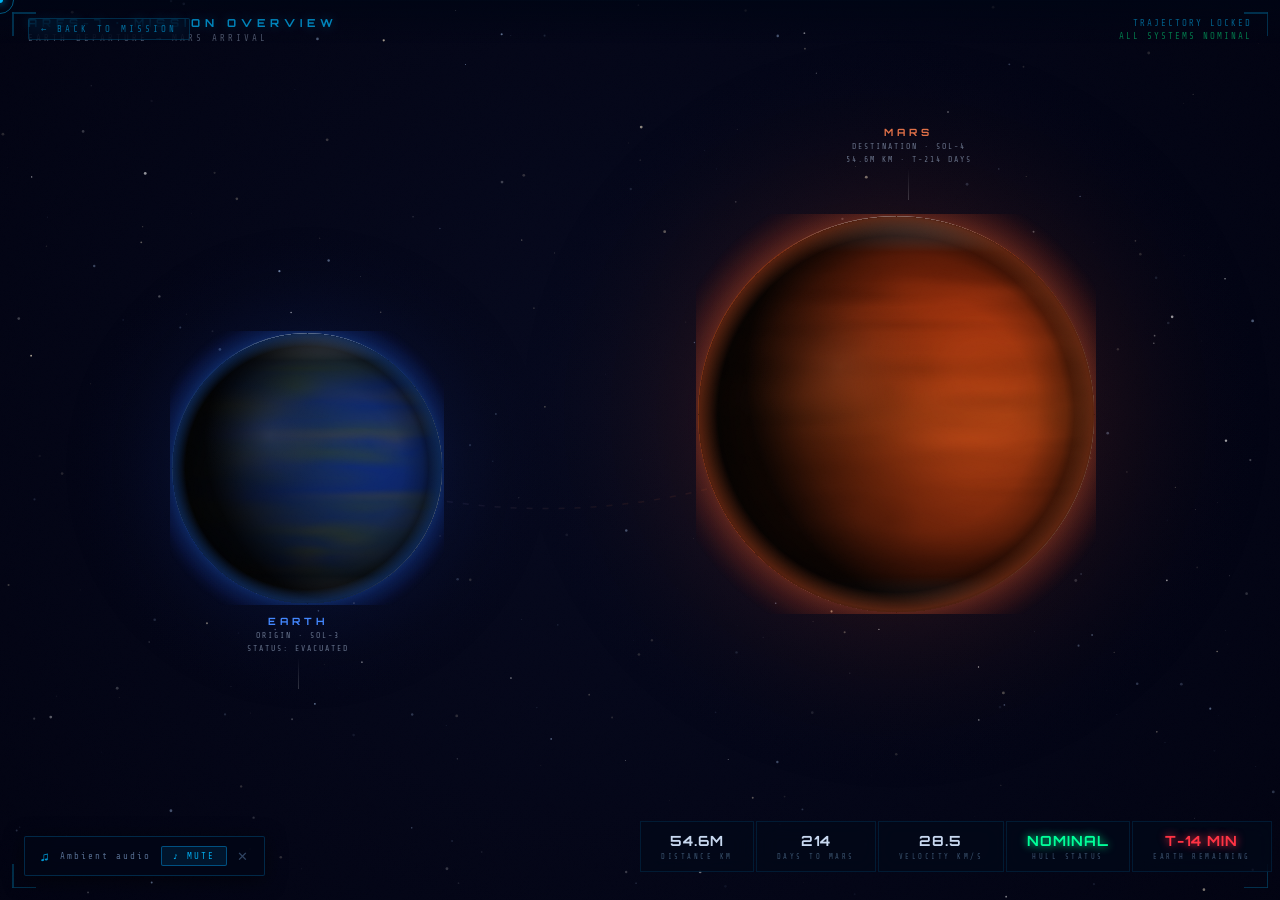
<file: mars.html>
<!DOCTYPE html>
<html lang="en">
<head>
<meta charset="UTF-8"/>
<meta name="viewport" content="width=device-width,initial-scale=1.0"/>
<title>ARES-7 — MARS APPROACH</title>
<link href="https://fonts.googleapis.com/css2?family=Orbitron:wght@400;700;900&family=Share+Tech+Mono&display=swap" rel="stylesheet"/>
<style>
/* ── RESET ── */
*,*::before,*::after{box-sizing:border-box;margin:0;padding:0}
html,body{width:100%;height:100%;overflow:hidden;background:#000}
body{
  font-family:'Share Tech Mono',monospace;
  color:#c8d8f0;
  cursor:none;
}

/* ── CUSTOM CURSOR ── */
#cur-dot{
  position:fixed;width:6px;height:6px;border-radius:50%;
  background:rgba(0,190,255,.95);pointer-events:none;z-index:9999;
  transform:translate(-50%,-50%);
  box-shadow:0 0 8px rgba(0,190,255,.9),0 0 20px rgba(0,190,255,.4);
  transition:width .15s,height .15s,background .15s;
}
#cur-ring{
  position:fixed;width:28px;height:28px;border-radius:50%;
  border:1.5px solid rgba(0,190,255,.45);pointer-events:none;z-index:9998;
  transform:translate(-50%,-50%);
  transition:width .28s cubic-bezier(.16,1,.3,1),height .28s cubic-bezier(.16,1,.3,1),border-color .22s;
}

/* ── BACKGROUND STARS ── */
#star-canvas{
  position:fixed;inset:0;width:100%;height:100%;z-index:0;
}

/* ── MAIN CANVAS ── */
#main-canvas{
  position:fixed;inset:0;width:100%;height:100%;z-index:1;
  pointer-events:none;
}

/* ── HUD OVERLAY ── */
#hud{
  position:fixed;inset:0;z-index:10;pointer-events:none;
  display:flex;flex-direction:column;
}

/* Top bar */
.hud-top{
  display:flex;align-items:center;justify-content:space-between;
  padding:16px 28px 0;
  background:linear-gradient(180deg,rgba(0,5,20,.85) 0%,transparent 100%);
}
.hud-title{
  font-family:'Orbitron',monospace;font-size:11px;font-weight:700;
  letter-spacing:5px;color:rgba(0,185,255,.7);
  text-shadow:0 0 12px rgba(0,185,255,.3);
}
.hud-mission{
  font-size:9px;letter-spacing:3px;color:rgba(180,200,230,.4);
}
.hud-status{
  font-size:9px;letter-spacing:2px;color:rgba(0,185,255,.5);
  text-align:right;
}

/* Corner brackets */
.corner{position:fixed;width:24px;height:24px;pointer-events:none;z-index:10;opacity:.3}
.corner::before,.corner::after{content:'';position:absolute;background:rgba(0,185,255,.8)}
.c-tl{top:12px;left:12px}
.c-tl::before{width:100%;height:1.5px;top:0;left:0}
.c-tl::after{width:1.5px;height:100%;top:0;left:0}
.c-tr{top:12px;right:12px}
.c-tr::before{width:100%;height:1.5px;top:0;right:0}
.c-tr::after{width:1.5px;height:100%;top:0;right:0}
.c-bl{bottom:12px;left:12px}
.c-bl::before{width:100%;height:1.5px;bottom:0;left:0}
.c-bl::after{width:1.5px;height:100%;bottom:0;left:0}
.c-br{bottom:12px;right:12px}
.c-br::before{width:100%;height:1.5px;bottom:0;right:0}
.c-br::after{width:1.5px;height:100%;bottom:0;right:0}

/* Planet labels */
.planet-label{
  position:fixed;z-index:11;pointer-events:none;
  display:flex;flex-direction:column;align-items:center;gap:4px;
  transition:opacity .6s;
}
.pl-name{
  font-family:'Orbitron',monospace;font-size:10px;font-weight:700;
  letter-spacing:4px;
}
.pl-stats{font-size:8px;letter-spacing:2px;color:rgba(180,200,230,.55)}
.pl-line{width:1px;height:32px;background:linear-gradient(180deg,rgba(255,255,255,.0),rgba(255,255,255,.18))}

#label-mars{right:calc(28% - 60px)}
#label-earth{left:calc(18% - 60px)}

/* Data readout panel */
#data-panel{
  position:fixed;bottom:28px;left:50%;transform:translateX(-50%);
  z-index:11;pointer-events:none;
  display:flex;gap:2px;
  animation:fadeUp 1s 1.5s both;
}
@keyframes fadeUp{from{opacity:0;transform:translateX(-50%) translateY(10px)}to{opacity:1;transform:translateX(-50%) translateY(0)}}

.dp-cell{
  display:flex;flex-direction:column;align-items:center;
  padding:10px 20px;
  background:rgba(2,8,24,.75);
  border:1px solid rgba(0,170,255,.12);
  backdrop-filter:blur(10px);
}
.dp-val{
  font-family:'Orbitron',monospace;font-size:14px;font-weight:700;
  color:#c8d8f0;letter-spacing:1px;
}
.dp-val.green{color:#00ff99;text-shadow:0 0 8px #00ff99}
.dp-val.red{color:#ff3344;text-shadow:0 0 8px #ff3344}
.dp-key{font-size:7px;letter-spacing:2.5px;color:rgba(120,160,200,.5);margin-top:4px}

/* Back link */
#back-btn{
  position:fixed;top:18px;left:28px;z-index:12;
  font-size:9px;letter-spacing:3px;color:rgba(0,185,255,.55);
  text-decoration:none;
  border:1px solid rgba(0,185,255,.2);
  padding:5px 12px;border-radius:2px;
  background:rgba(0,10,30,.6);backdrop-filter:blur(8px);
  transition:color .2s,border-color .2s,background .2s;
  pointer-events:all;cursor:none;
}
#back-btn:hover{color:rgba(0,185,255,.9);border-color:rgba(0,185,255,.5);background:rgba(0,20,50,.7)}

/* Scan line */
#scan-line{
  position:fixed;left:0;right:0;height:1px;z-index:9;pointer-events:none;
  background:linear-gradient(90deg,transparent,rgba(0,185,255,.25),transparent);
  animation:scanMove 6s linear infinite;
  opacity:.4;
}
@keyframes scanMove{0%{top:0%;opacity:0}5%{opacity:.4}95%{opacity:.4}100%{top:100%;opacity:0}}

/* Loading screen */
#loader{
  position:fixed;inset:0;z-index:100;
  background:#000;
  display:flex;flex-direction:column;align-items:center;justify-content:center;gap:16px;
  transition:opacity .8s ease;
}
#loader.done{opacity:0;pointer-events:none}
.ld-text{font-size:9px;letter-spacing:4px;color:rgba(0,185,255,.6)}
.ld-bar-wrap{width:200px;height:1px;background:rgba(0,185,255,.12)}
.ld-bar{height:1px;width:0%;background:rgba(0,185,255,.7);transition:width .1s linear;
  box-shadow:0 0 6px rgba(0,185,255,.5)}

/* Film grain (very subtle) */
#grain{
  position:fixed;inset:0;z-index:8;pointer-events:none;opacity:.012;
  background-image:url("data:image/svg+xml,%3Csvg viewBox='0 0 200 200' xmlns='http://www.w3.org/2000/svg'%3E%3Cfilter id='n'%3E%3CfeTurbulence type='fractalNoise' baseFrequency='.9' numOctaves='4' stitchTiles='stitch'/%3E%3C/filter%3E%3Crect width='100%25' height='100%25' filter='url(%23n)'/%3E%3C/svg%3E");
  background-size:180px 180px;
  animation:grainShift .3s steps(1) infinite;
  mix-blend-mode:overlay;
}
@keyframes grainShift{
  0%{transform:translate(0,0)}20%{transform:translate(-3px,2px)}
  40%{transform:translate(2px,-3px)}60%{transform:translate(3px,1px)}
  80%{transform:translate(-2px,3px)}100%{transform:translate(1px,-1px)}
}

@media(max-width:600px){
  .hud-top{padding:12px 16px 0}
  #data-panel{flex-wrap:wrap;width:calc(100% - 32px)}
  .dp-cell{padding:8px 14px;flex:1;min-width:100px}
  .dp-val{font-size:12px}
  #label-mars,#label-earth{display:none}
}

/* ── MUTE BUTTON ── */
#mars-sound-hint {
  position: fixed;
  bottom: 24px;
  left: 24px;
  z-index: 9995;
  display: flex;
  align-items: center;
  gap: 10px;
  padding: 9px 16px;
  background: rgba(2,6,22,.90);
  border: 1px solid rgba(0,170,255,.22);
  backdrop-filter: blur(14px);
  font-size: 9px;
  letter-spacing: 2px;
  border-radius: 2px;
  box-shadow: 0 4px 20px rgba(0,0,0,.5);
  animation: fadeUp 1s 2s both;
}
@keyframes fadeUp {
  from { opacity:0; transform:translateY(10px); }
  to   { opacity:1; transform:translateY(0); }
}
#mars-sound-hint .sh-icon { color:rgba(0,185,255,.8); font-size:13px; }
#mars-sound-hint .sh-label { color:rgba(130,165,210,.65); white-space:nowrap; }
#mars-mute-btn {
  background: rgba(0,170,255,.10);
  border: 1px solid rgba(0,170,255,.40);
  color: rgba(0,185,255,.9);
  font-family: 'Share Tech Mono', monospace;
  font-size: 9px;
  letter-spacing: 2px;
  padding: 4px 11px;
  border-radius: 2px;
  cursor: none;
  transition: background .22s, border-color .22s, color .22s;
  white-space: nowrap;
}
#mars-mute-btn:hover {
  background: rgba(0,170,255,.22);
  border-color: rgba(0,200,255,.65);
}
#mars-mute-btn.muted {
  background: rgba(255,50,50,.10);
  border-color: rgba(255,80,80,.55);
  color: rgba(255,110,110,.9);
}
#mars-close-btn {
  background: none; border: none;
  color: rgba(80,110,150,.6); font-size:13px;
  cursor: none; padding: 0;
  transition: color .2s;
}
#mars-close-btn:hover { color: rgba(140,175,220,.8); }
</style>
</head>
<body>

<div id="loader">
  <div class="ld-text">ARES-7 · RENDERING APPROACH VECTOR</div>
  <div class="ld-bar-wrap"><div class="ld-bar" id="ld-bar"></div></div>
</div>

<canvas id="star-canvas"></canvas>
<canvas id="main-canvas"></canvas>
<div id="grain"></div>
<div id="scan-line"></div>

<!-- HUD -->
<div id="hud">
  <div class="hud-top">
    <div>
      <div class="hud-title">ARES-7 · MISSION OVERVIEW</div>
      <div class="hud-mission" style="margin-top:3px">EARTH DEPARTURE → MARS ARRIVAL</div>
    </div>
    <div class="hud-status">
      <div>TRAJECTORY LOCKED</div>
      <div style="margin-top:3px;color:rgba(0,255,140,.45)">ALL SYSTEMS NOMINAL</div>
    </div>
  </div>
</div>

<div class="corner c-tl"></div>
<div class="corner c-tr"></div>
<div class="corner c-bl"></div>
<div class="corner c-br"></div>

<a href="index.html" id="back-btn">← BACK TO MISSION</a>

<!-- Planet labels (positioned by JS) -->
<div class="planet-label" id="label-mars">
  <div class="pl-name" style="color:#e07048">MARS</div>
  <div class="pl-stats">DESTINATION · SOL-4</div>
  <div class="pl-stats">54.6M KM · T-214 DAYS</div>
  <div class="pl-line"></div>
</div>
<div class="planet-label" id="label-earth">
  <div class="pl-name" style="color:#4488ff">EARTH</div>
  <div class="pl-stats">ORIGIN · SOL-3</div>
  <div class="pl-stats">STATUS: EVACUATED</div>
  <div class="pl-line"></div>
</div>

<!-- Data panel -->
<div id="data-panel">
  <div class="dp-cell">
    <div class="dp-val" id="dp-dist">54.6M</div>
    <div class="dp-key">DISTANCE KM</div>
  </div>
  <div class="dp-cell">
    <div class="dp-val">214</div>
    <div class="dp-key">DAYS TO MARS</div>
  </div>
  <div class="dp-cell">
    <div class="dp-val">28.5</div>
    <div class="dp-key">VELOCITY KM/S</div>
  </div>
  <div class="dp-cell">
    <div class="dp-val green">NOMINAL</div>
    <div class="dp-key">HULL STATUS</div>
  </div>
  <div class="dp-cell">
    <div class="dp-val red">T−14 MIN</div>
    <div class="dp-key">EARTH REMAINING</div>
  </div>
</div>

<!-- Sound hint -->
<div id="mars-sound-hint">
  <span class="sh-icon">♫</span>
  <span class="sh-label">Ambient audio</span>
  <button id="mars-mute-btn" onclick="toggleMarsMute()">♪ MUTE</button>
  <button id="mars-close-btn" onclick="this.parentElement.style.display='none'">✕</button>
</div>

<!-- Cursor -->
<div id="cur-dot"></div>
<div id="cur-ring"></div>

<script>
'use strict';

/* ══════════════════════════════════════════════════════════
   CURSOR
══════════════════════════════════════════════════════════ */
{
  const dot = document.getElementById('cur-dot');
  const ring = document.getElementById('cur-ring');
  let mx=0,my=0,rx=0,ry=0;
  document.addEventListener('mousemove', e=>{mx=e.clientX;my=e.clientY});
  (function tick(){
    dot.style.left=mx+'px'; dot.style.top=my+'px';
    rx+=(mx-rx)*.12; ry+=(my-ry)*.12;
    ring.style.left=rx+'px'; ring.style.top=ry+'px';
    requestAnimationFrame(tick);
  })();
  document.querySelectorAll('a,button').forEach(el=>{
    el.addEventListener('mouseenter',()=>{
      ring.style.width='44px';ring.style.height='44px';
      ring.style.borderColor='rgba(255,210,40,.55)';
      dot.style.background='rgba(255,210,40,.95)';
    });
    el.addEventListener('mouseleave',()=>{
      ring.style.width='';ring.style.height='';
      ring.style.borderColor='';dot.style.background='';
    });
  });
}

/* ══════════════════════════════════════════════════════════
   STAR FIELD — static baked background
══════════════════════════════════════════════════════════ */
function initStars() {
  const cvs = document.getElementById('star-canvas');
  const ctx = cvs.getContext('2d');
  let w,h;
  const STARS=[];

  function resize(){
    w=cvs.width=window.innerWidth;
    h=cvs.height=window.innerHeight;
    // Bake stars on resize
    STARS.length=0;
    for(let i=0;i<320;i++){
      STARS.push({
        x:Math.random()*w, y:Math.random()*h,
        r:Math.random()*1.3+.15,
        a:Math.random()*.6+.15,
        t:Math.random()*Math.PI*2,
        spd:Math.random()*.007+.002,
        col:['255,255,255','180,210,255','255,240,210'][Math.floor(Math.random()*3)]
      });
    }
  }

  function draw(ts){
    ctx.clearRect(0,0,w,h);
    // Deep space gradient
    const bg=ctx.createRadialGradient(w*.45,h*.45,0,w*.5,h*.5,Math.max(w,h)*.7);
    bg.addColorStop(0,'#06091e'); bg.addColorStop(1,'#010210');
    ctx.fillStyle=bg; ctx.fillRect(0,0,w,h);
    // Stars with gentle twinkle
    const t=ts*.001;
    STARS.forEach(s=>{
      const a=s.a*(0.6+Math.sin(s.t+t*s.spd*6)*.4);
      ctx.beginPath();
      ctx.arc(s.x,s.y,s.r,0,Math.PI*2);
      ctx.fillStyle=`rgba(${s.col},${Math.max(.05,a)})`;
      ctx.fill();
    });
  }

  resize();
  window.addEventListener('resize', resize);
  return draw;
}

/* ══════════════════════════════════════════════════════════
   PLANET TEXTURE BAKER
   Bakes an offscreen canvas once, then blits+rotates it.
   This is the key to zero-flicker, zero-hang rendering.
══════════════════════════════════════════════════════════ */
function bakePlanetTexture(type, texW) {
  // texW = width of the texture strip (2× circumference so it wraps)
  const texH = Math.ceil(texW / 2);
  const offscreen = document.createElement('canvas');
  offscreen.width  = texW;
  offscreen.height = texH;
  const ctx = offscreen.getContext('2d');
  const img = ctx.createImageData(texW, texH);
  const d   = img.data;

  // Seeded RNG for reproducible surface
  let seed = type === 'mars' ? 7391 : 2847;
  function rng(){ seed=(seed*1664525+1013904223)&0x7fffffff; return seed/0x7fffffff; }

  // Pre-bake feature patches
  const features=[];
  const N = type==='mars' ? 380 : 260;
  for(let i=0;i<N;i++){
    features.push({
      u: rng(),              // 0..1 longitude normalised
      v: rng(),              // 0..1 latitude normalised
      ru: rng()*.12+.025,   // radius in u
      rv: rng()*.08+.018,   // radius in v
      dark: rng()>.52,
      a: rng()*.25+.06,
    });
  }

  for(let row=0; row<texH; row++){
    const v = row/texH;                        // 0..1 top→bottom
    const lat = (v-.5)*Math.PI;               // -π/2..π/2
    const latCos = Math.cos(lat);

    for(let col=0; col<texW; col++){
      const u = col/texW;                      // 0..1 left→right (longitude)

      let r,g,b;

      if(type==='mars'){
        // Base rust with latitude variation
        const lf = Math.abs(v-.5)*2;           // 0=equator, 1=pole
        r = .70 + lf*.08;
        g = .26 - lf*.05;
        b = .07 - lf*.02;

        // Features
        for(let i=0;i<features.length;i++){
          const f=features[i];
          const du=Math.min(Math.abs(u-f.u), 1-Math.abs(u-f.u));
          const dv=Math.abs(v-f.v);
          const dist=Math.sqrt((du/f.ru)**2+(dv/f.rv)**2);
          if(dist<1){
            const blend=(1-dist)*f.a;
            if(f.dark){r-=blend*.30;g-=blend*.12;b-=blend*.05}
            else{r+=blend*.16;g+=blend*.07;b+=blend*.03}
          }
        }

        // Polar caps
        const pole=Math.abs(v-.5)*2;
        if(pole>.82){
          const ic=Math.min(1,(pole-.82)/.18);
          r=r+(0.88-r)*ic; g=g+(.92-g)*ic; b=b+(.96-b)*ic;
        }

      } else {
        // Earth: ocean base
        r=.06; g=.18; b=.50;

        // Land masses (features act as continents)
        for(let i=0;i<features.length;i++){
          const f=features[i];
          const du=Math.min(Math.abs(u-f.u),1-Math.abs(u-f.u));
          const dv=Math.abs(v-f.v);
          const dist=Math.sqrt((du/f.ru)**2+(dv/f.rv)**2);
          if(dist<1){
            const blend=(1-dist)*f.a;
            if(f.dark){
              // Greenish land
              r=r+(.24-r)*blend*1.4;
              g=g+(.32-g)*blend*1.4;
              b=b+(.14-b)*blend*1.4;
            } else {
              // Sandy / desert
              r=r+(.42-r)*blend;
              g=g+(.36-g)*blend;
              b=b+(.18-b)*blend;
            }
          }
        }

        // Polar ice
        const pole=Math.abs(v-.5)*2;
        if(pole>.80){
          const ic=Math.min(1,(pole-.80)/.20);
          r=r+(.88-r)*ic; g=g+(.92-g)*ic; b=b+(.96-b)*ic;
        }
      }

      r=Math.max(0,Math.min(1,r));
      g=Math.max(0,Math.min(1,g));
      b=Math.max(0,Math.min(1,b));

      const idx=(row*texW+col)*4;
      d[idx]  =r*255|0;
      d[idx+1]=g*255|0;
      d[idx+2]=b*255|0;
      d[idx+3]=255;
    }
  }
  ctx.putImageData(img,0,0);
  return offscreen; // the baked texture strip
}

/* ══════════════════════════════════════════════════════════
   PLANET RENDERER
   Uses baked texture + clipping sphere + per-frame composite.
   No per-pixel work at runtime — just image ops.
══════════════════════════════════════════════════════════ */
function createPlanet(type, radius, texW) {
  const tex = bakePlanetTexture(type, texW);
  const texH = tex.height;

  // Offscreen sphere composite buffer
  const buf = document.createElement('canvas');
  buf.width = buf.height = radius*2+4;
  const bctx = buf.getContext('2d');

  // Light direction (fixed, for both planets)
  const LX = .65, LY = .25;

  // Pre-bake the lighting mask (sphere shading + limb darkening)
  // This is done once — only needs baking once at startup
  const lightMask = document.createElement('canvas');
  lightMask.width = lightMask.height = radius*2+4;
  const lctx = lightMask.getContext('2d');
  {
    const cx=radius+2, cy=radius+2;
    const lmd = lctx.createImageData(radius*2+4, radius*2+4);
    const ld = lmd.data;
    const r2=radius*radius;
    for(let py=0;py<radius*2+4;py++){
      for(let px=0;px<radius*2+4;px++){
        const dx=px-cx, dy=py-cy;
        const d2=dx*dx+dy*dy;
        if(d2>r2) continue;
        const dz=Math.sqrt(r2-d2);
        const nx=dx/radius, ny=-dy/radius, nz=dz/radius;
        const diffuse=Math.max(0,nx*LX+ny*LY+nz*.72);
        const ambient=0.10;
        const light=ambient+diffuse*(1-ambient);
        // Limb darkening
        const limb=Math.pow(Math.max(0,nz),.40);
        const final=light*limb;
        // Terminator shadow
        const shadow=1-Math.max(0,Math.min(1,(final-.08)/.12));
        const idx=(py*(radius*2+4)+px)*4;
        ld[idx]=ld[idx+1]=ld[idx+2]=final*255|0;
        ld[idx+3]=255;
      }
    }
    lctx.putImageData(lmd,0,0);

    // Night side dark overlay
    const nightGr=lctx.createRadialGradient(
      cx+radius*LX*.4,cy,radius*.1,
      cx,cy,radius
    );
    nightGr.addColorStop(0,'rgba(0,0,0,0)');
    nightGr.addColorStop(.55,'rgba(0,0,0,0)');
    nightGr.addColorStop(.78,'rgba(0,0,0,.18)');
    nightGr.addColorStop(1,'rgba(0,0,0,.72)');
    lctx.save();
    lctx.globalCompositeOperation='multiply';
    lctx.beginPath();
    lctx.arc(cx,cy,radius,0,Math.PI*2);
    lctx.fillStyle=nightGr;
    lctx.fill();
    lctx.restore();
  }

  let rotAngle = type==='earth' ? 0.8 : 0; // earth starts at different angle

  function render(ctx, cx, cy, ts) {
    // How far along the texture to offset (texture wraps at full width)
    const speed = type==='mars' ? .00018 : .00010; // mars rotates faster
    rotAngle += speed * (ts - (render._lastTs||ts));
    render._lastTs = ts;

    const offset = ((rotAngle % 1) + 1) % 1; // 0..1
    const texOffset = Math.round(offset * texW);

    const bw = buf.width, bh = buf.height;
    const bcx = bw/2, bcy = bh/2;

    bctx.clearRect(0,0,bw,bh);

    // Clip to sphere
    bctx.save();
    bctx.beginPath();
    bctx.arc(bcx,bcy,radius,0,Math.PI*2);
    bctx.clip();

    // Map spherical texture: draw texture strip mapped to sphere
    // We approximate sphere projection by drawing two strips
    // This gives a convincing rotation without per-pixel math at runtime
    const sx = texOffset;
    const remainW = texW - sx;

    // Spherical projection: scale texture horizontally by cos(lat) at each row
    // Approximate by drawing full-height strips and relying on pre-baked lat gradient
    if(remainW >= radius*2) {
      bctx.drawImage(tex, sx, 0, radius*2, texH, bcx-radius, bcy-radius, radius*2, radius*2);
    } else {
      // Wrap
      bctx.drawImage(tex, sx, 0, remainW, texH, bcx-radius, bcy-radius, remainW, radius*2);
      bctx.drawImage(tex, 0, 0, radius*2-remainW, texH, bcx-radius+remainW, bcy-radius, radius*2-remainW, radius*2);
    }
    bctx.restore();

    // Apply lighting mask (multiply blend)
    bctx.save();
    bctx.globalCompositeOperation='multiply';
    bctx.drawImage(lightMask, 0, 0);
    bctx.restore();

    // Atmosphere rim glow
    const atmType = type==='mars'
      ? ['rgba(220,90,40,0)','rgba(210,80,35,.38)','rgba(170,50,20,.16)','rgba(100,25,8,0)']
      : ['rgba(40,120,255,0)','rgba(30,100,220,.32)','rgba(20,60,180,.14)','rgba(8,20,80,0)'];
    const atm=bctx.createRadialGradient(bcx,bcy,radius*.90,bcx,bcy,radius*1.20);
    atm.addColorStop(0,atmType[0]);
    atm.addColorStop(.3,atmType[1]);
    atm.addColorStop(.7,atmType[2]);
    atm.addColorStop(1,atmType[3]);
    bctx.save();
    bctx.globalCompositeOperation='screen';
    bctx.beginPath();
    bctx.arc(bcx,bcy,radius*1.20,0,Math.PI*2);
    bctx.fillStyle=atm;
    bctx.fill();
    bctx.restore();

    // Specular highlight
    const spec=bctx.createRadialGradient(
      bcx-radius*.28,bcy-radius*.24,0,
      bcx-radius*.28,bcy-radius*.24,radius*.5
    );
    spec.addColorStop(0,type==='mars'?'rgba(255,190,140,.07)':'rgba(200,220,255,.09)');
    spec.addColorStop(1,'rgba(0,0,0,0)');
    bctx.save();
    bctx.beginPath();
    bctx.arc(bcx,bcy,radius,0,Math.PI*2);
    bctx.clip();
    bctx.fillStyle=spec;
    bctx.fillRect(0,0,bw,bh);
    bctx.restore();

    // Blit to main canvas, centred at cx,cy
    ctx.drawImage(buf, cx-bcx, cy-bcy);
  }

  return render;
}

/* ══════════════════════════════════════════════════════════
   ORBIT PATH — faint ellipse connecting Earth and Mars
══════════════════════════════════════════════════════════ */
function drawOrbitPath(ctx, ex,ey, mx,my) {
  const midX=(ex+mx)/2, midY=(ey+my)/2;
  const dx=mx-ex, dy=my-ey;
  const len=Math.sqrt(dx*dx+dy*dy);
  const cpX=midX-(dy*.22), cpY=midY+(dx*.22);

  ctx.beginPath();
  ctx.moveTo(ex,ey);
  ctx.quadraticCurveTo(cpX,cpY,mx,my);
  const grad=ctx.createLinearGradient(ex,ey,mx,my);
  grad.addColorStop(0,'rgba(60,120,255,.12)');
  grad.addColorStop(.5,'rgba(180,100,60,.10)');
  grad.addColorStop(1,'rgba(220,90,40,.12)');
  ctx.strokeStyle=grad;
  ctx.lineWidth=1.5;
  ctx.setLineDash([6,10]);
  ctx.stroke();
  ctx.setLineDash([]);

  // Ship dot along path
  const T=((Date.now()*.00006)%1);
  const t=T;
  const sx=ex*(1-t)**2+cpX*2*t*(1-t)+mx*t*t;
  const sy=ey*(1-t)**2+cpY*2*t*(1-t)+my*t*t;
  ctx.beginPath();
  ctx.arc(sx,sy,2.5,0,Math.PI*2);
  ctx.fillStyle='rgba(0,210,255,.7)';
  ctx.fill();
  ctx.shadowColor='rgba(0,210,255,.8)';
  ctx.shadowBlur=8;
  ctx.beginPath();
  ctx.arc(sx,sy,2.5,0,Math.PI*2);
  ctx.fill();
  ctx.shadowBlur=0;
}

/* ══════════════════════════════════════════════════════════
   MAIN SCENE
══════════════════════════════════════════════════════════ */
window.addEventListener('DOMContentLoaded', ()=>{

  const cvs = document.getElementById('main-canvas');
  const ctx  = cvs.getContext('2d');
  let W,H;

  function resize(){
    W=cvs.width=window.innerWidth;
    H=cvs.height=window.innerHeight;
  }
  resize();
  window.addEventListener('resize', resize);

  // Planet sizes responsive
  function getSize(){
    const base=Math.min(W,H);
    const marsR  = Math.round(base*.22);
    const earthR = Math.round(base*.15);
    // Positions: Mars right-of-centre, Earth left
    const marsX  = Math.round(W*.70);
    const marsY  = Math.round(H*.46);
    const earthX = Math.round(W*.24);
    const earthY = Math.round(H*.52);
    return {marsR,earthR,marsX,marsY,earthX,earthY};
  }

  // ── Loading progress ──
  const ldBar = document.getElementById('ld-bar');
  const loader = document.getElementById('loader');
  let loadPct=0;
  const loadIv=setInterval(()=>{
    loadPct=Math.min(100,loadPct+(Math.random()*8+4));
    ldBar.style.width=loadPct+'%';
    if(loadPct>=100){
      clearInterval(loadIv);
      setTimeout(()=>loader.classList.add('done'),300);
    }
  },60);

  // ── Bake textures (done once, off main thread timing) ──
  // Use large texW for smoother rotation
  const sz=getSize();
  let marsRender, earthRender, starsDrawFn;
  let ready=false;

  // Defer baking slightly so loader renders first
  setTimeout(()=>{
    starsDrawFn = initStars();
    marsRender  = createPlanet('mars',  sz.marsR,  sz.marsR*6);
    earthRender = createPlanet('earth', sz.earthR, sz.earthR*6);
    ready=true;
  }, 80);

  // Position labels
  function positionLabels(){
    const {marsX,marsY,marsR,earthX,earthY,earthR}=getSize();
    const lm=document.getElementById('label-mars');
    const le=document.getElementById('label-earth');
    if(lm){
      lm.style.left=(marsX-60)+'px';
      lm.style.top=(marsY-marsR-90)+'px';
    }
    if(le){
      le.style.left=(earthX-60)+'px';
      le.style.top=(earthY+earthR+12)+'px';
    }
  }
  positionLabels();
  window.addEventListener('resize', positionLabels);

  // ── RAF loop ──
  let lastTs=0;
  function loop(ts){
    requestAnimationFrame(loop);
    if(!ready) return;

    // Stars (every frame — cheap)
    starsDrawFn(ts);

    // Main canvas
    ctx.clearRect(0,0,W,H);

    const {marsR,earthR,marsX,marsY,earthX,earthY}=getSize();

    // Orbit path
    drawOrbitPath(ctx, earthX,earthY, marsX,marsY);

    // Earth glow behind planet
    const eGlow=ctx.createRadialGradient(earthX,earthY,earthR*.7,earthX,earthY,earthR*1.8);
    eGlow.addColorStop(0,'rgba(30,80,220,.14)');
    eGlow.addColorStop(1,'rgba(0,0,0,0)');
    ctx.beginPath();ctx.arc(earthX,earthY,earthR*1.8,0,Math.PI*2);
    ctx.fillStyle=eGlow;ctx.fill();

    // Mars glow behind planet
    const mGlow=ctx.createRadialGradient(marsX,marsY,marsR*.7,marsX,marsY,marsR*1.9);
    mGlow.addColorStop(0,'rgba(200,70,30,.18)');
    mGlow.addColorStop(1,'rgba(0,0,0,0)');
    ctx.beginPath();ctx.arc(marsX,marsY,marsR*1.9,0,Math.PI*2);
    ctx.fillStyle=mGlow;ctx.fill();

    // Render planets
    earthRender(ctx, earthX, earthY, ts);
    marsRender(ctx,  marsX,  marsY,  ts);

    lastTs=ts;
  }
  requestAnimationFrame(loop);
});


/* ── MARS PAGE MUTE ── */
let marsMuted = false;
let marsAudioCtx = null, marsMasterGain = null, marsNoiseSource = null;

function startMarsAudio() {
  if (marsAudioCtx) return;
  marsAudioCtx  = new (window.AudioContext || window.webkitAudioContext)();
  marsMasterGain = marsAudioCtx.createGain();
  marsMasterGain.gain.setValueAtTime(0, marsAudioCtx.currentTime);
  marsMasterGain.gain.linearRampToValueAtTime(0.035, marsAudioCtx.currentTime + 2);
  marsMasterGain.connect(marsAudioCtx.destination);

  const bufSize = marsAudioCtx.sampleRate * 4;
  const buf = marsAudioCtx.createBuffer(1, bufSize, marsAudioCtx.sampleRate);
  const data = buf.getChannelData(0);
  for (let i = 0; i < bufSize; i++) data[i] = (Math.random() * 2 - 1);

  const src = marsAudioCtx.createBufferSource();
  src.buffer = buf; src.loop = true;

  const lp = marsAudioCtx.createBiquadFilter();
  lp.type = 'lowpass'; lp.frequency.value = 600; lp.Q.value = 0.5;

  const hp = marsAudioCtx.createBiquadFilter();
  hp.type = 'highpass'; hp.frequency.value = 180; hp.Q.value = 0.5;

  const ng = marsAudioCtx.createGain();
  ng.gain.value = 0.04;

  src.connect(lp); lp.connect(hp); hp.connect(ng); ng.connect(marsMasterGain);
  src.start();
}

function toggleMarsMute() {
  if (!marsAudioCtx) return;
  marsMuted = !marsMuted;
  marsMasterGain.gain.cancelScheduledValues(marsAudioCtx.currentTime);
  marsMasterGain.gain.linearRampToValueAtTime(
    marsMuted ? 0 : 0.035, marsAudioCtx.currentTime + 0.4
  );
  const btn = document.getElementById('mars-mute-btn');
  if (btn) {
    btn.textContent = marsMuted ? '♪ UNMUTE' : '♪ MUTE';
    btn.classList.toggle('muted', marsMuted);
  }
}

// Start on first interaction
['click','scroll','keydown'].forEach(ev =>
  document.addEventListener(ev, () => startMarsAudio(), { once: true })
);
</script>
</body>
</html>
</file>
